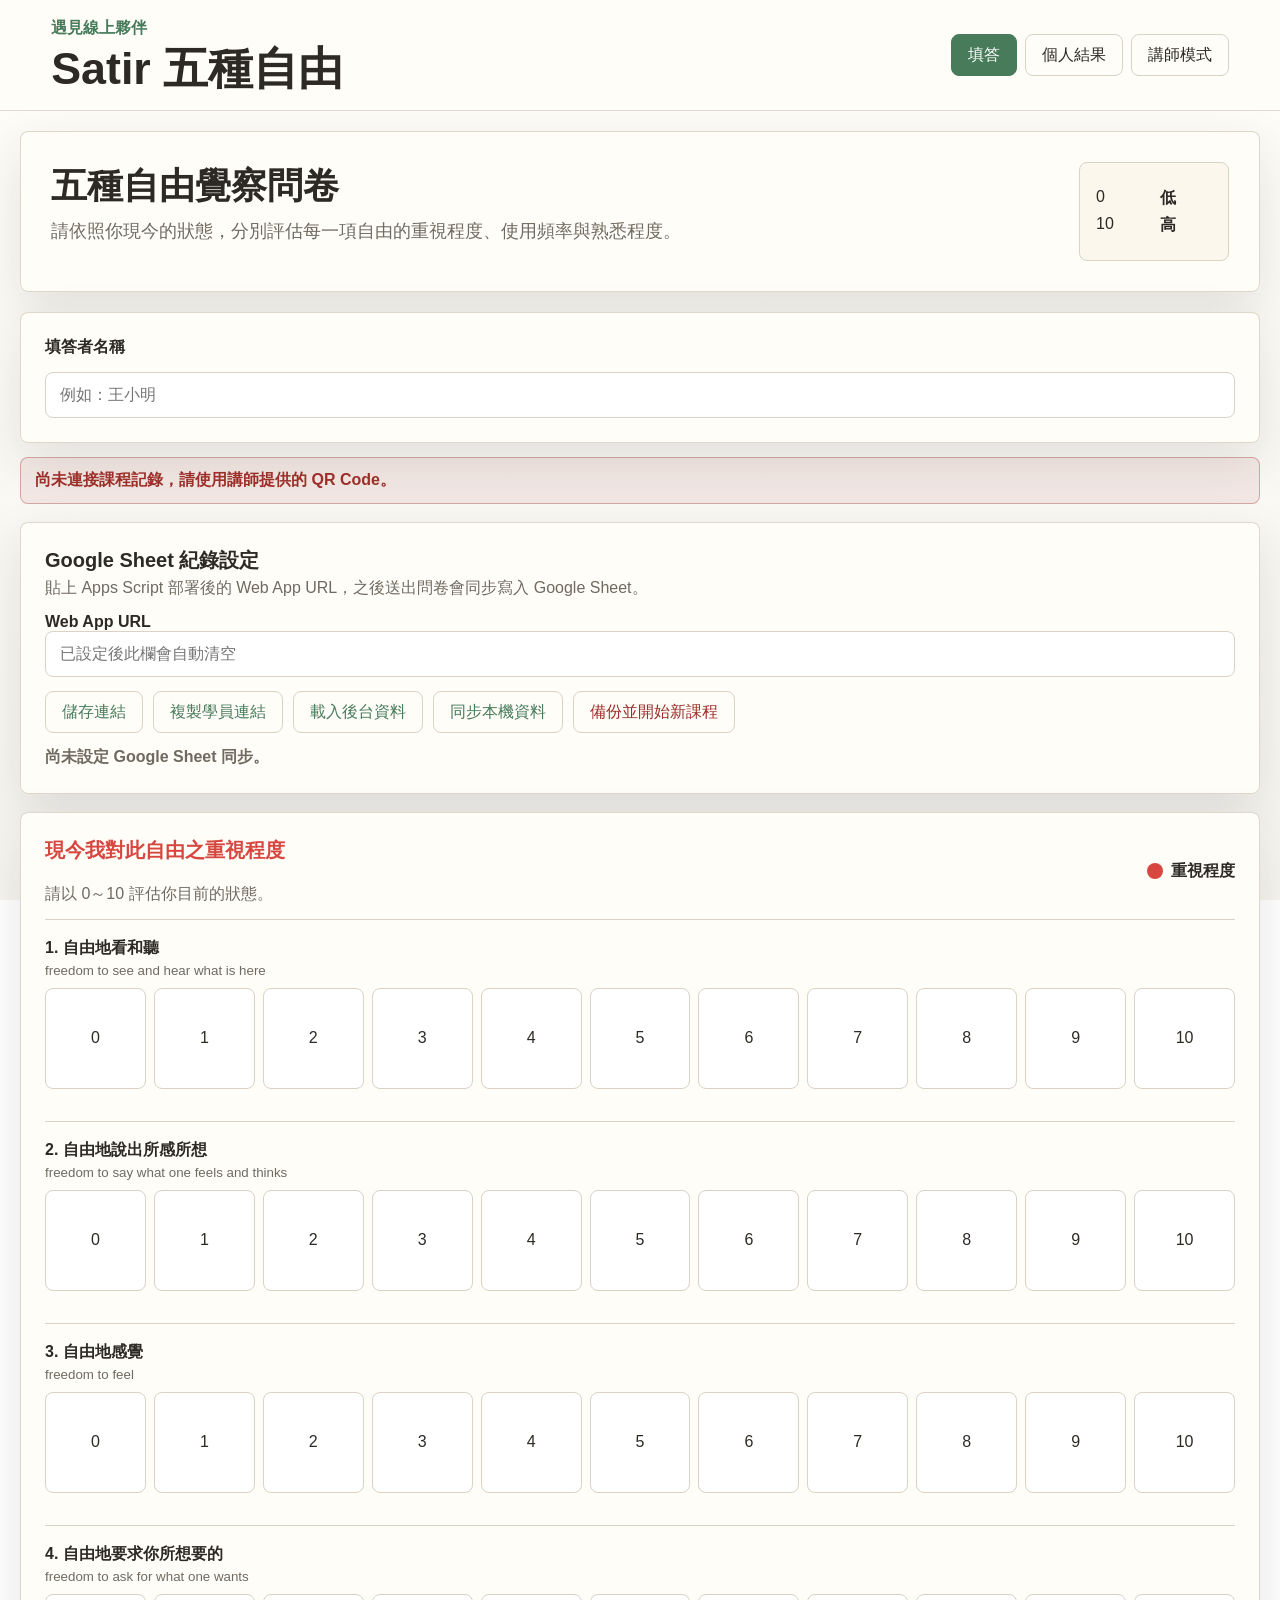
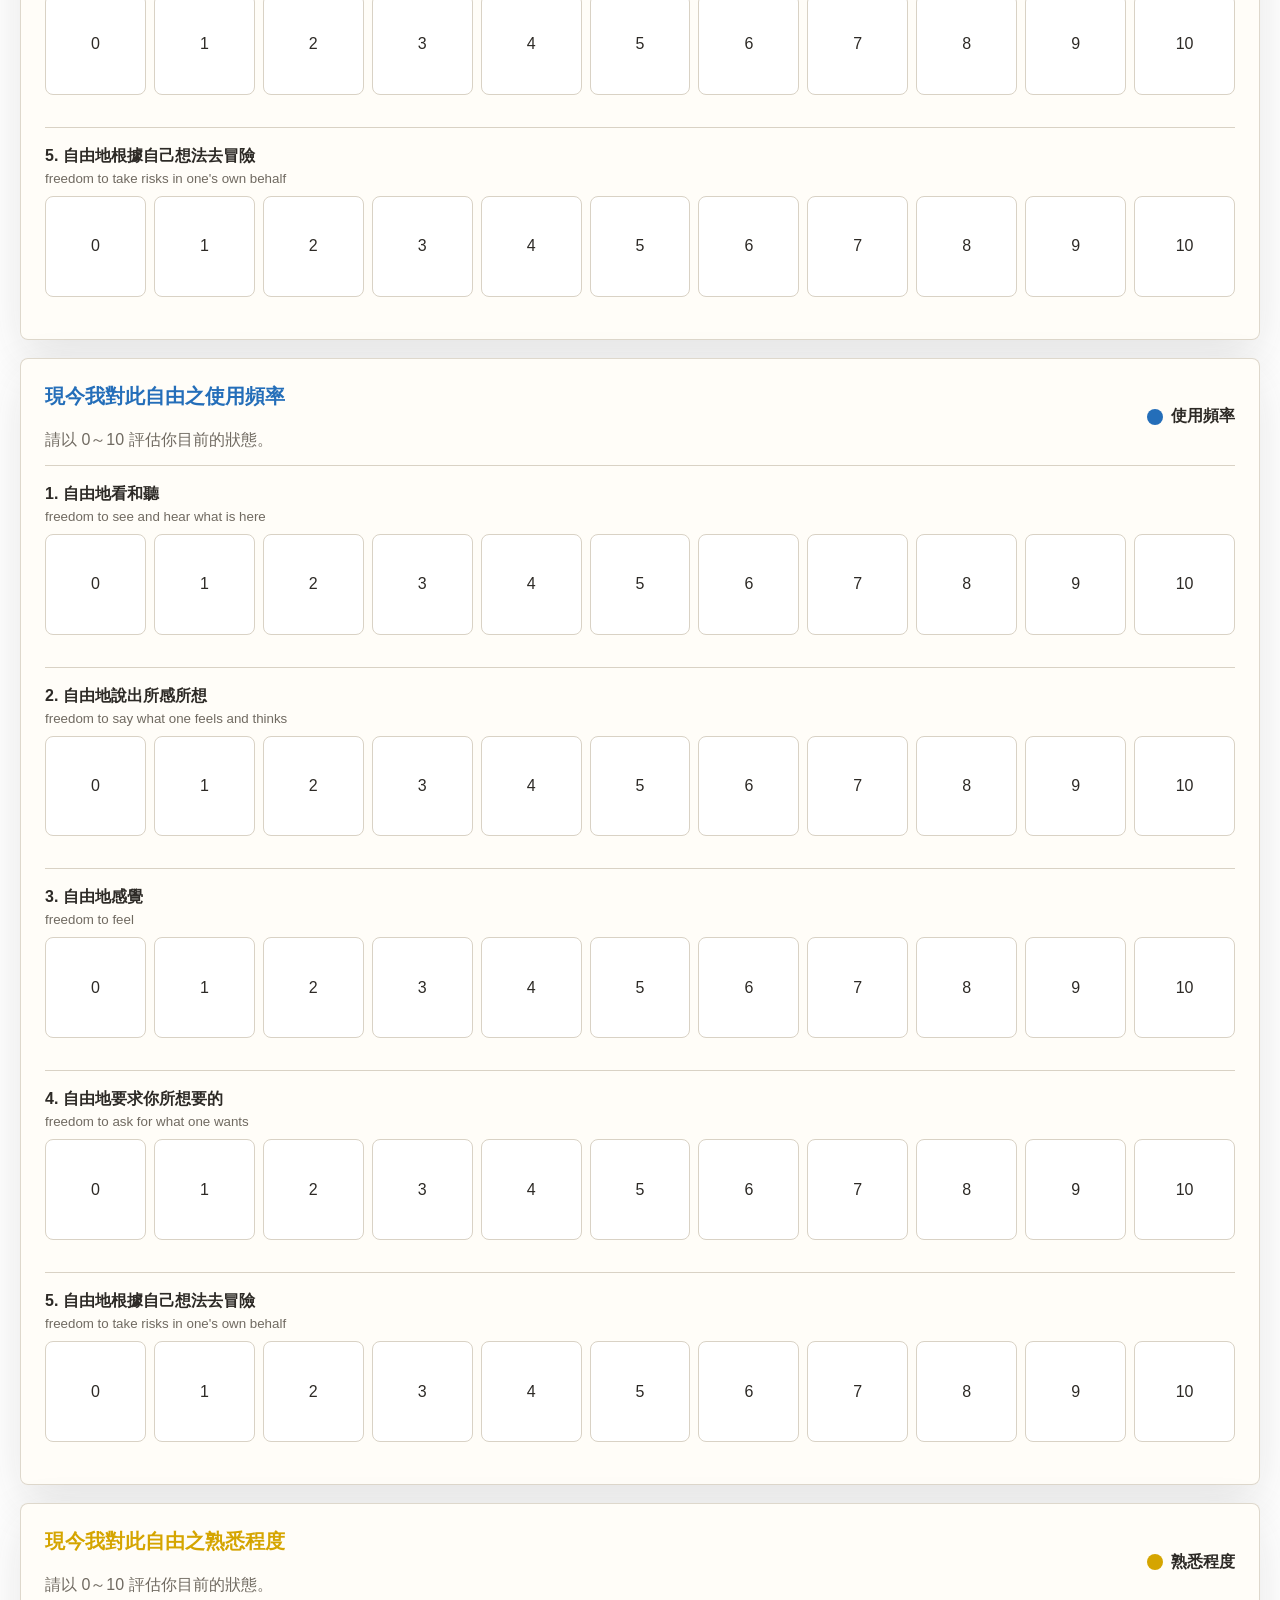
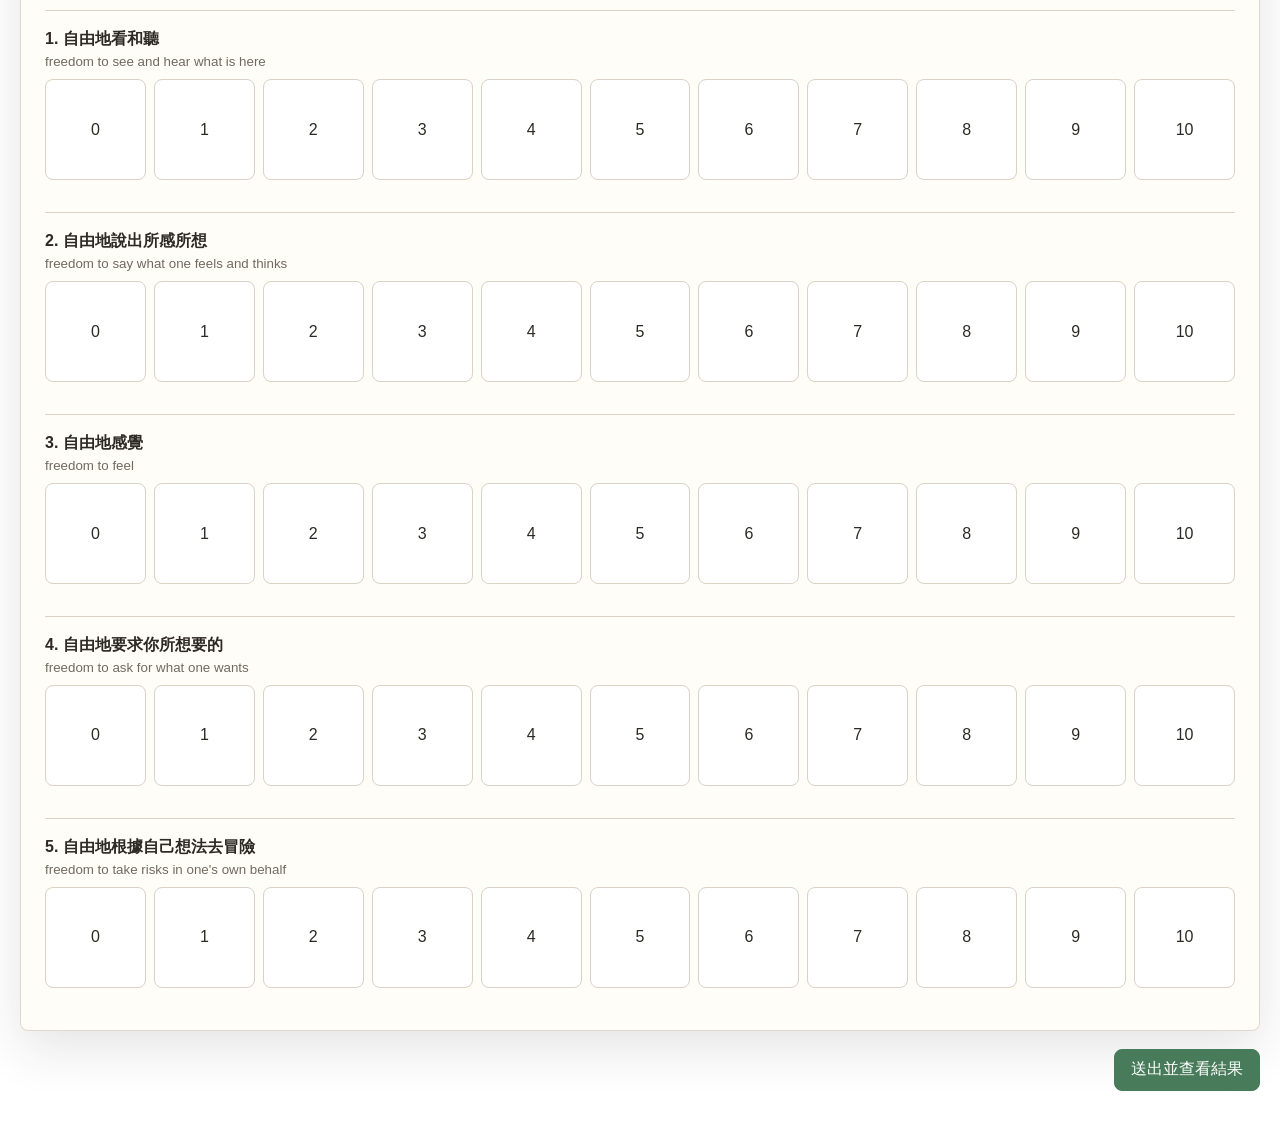
<file: index.html>
<!doctype html>
<html lang="zh-Hant">
<head>
  <meta charset="utf-8">
  <meta name="viewport" content="width=device-width, initial-scale=1">
  <title>Satir 五種自由</title>
  <link rel="stylesheet" href="styles.css">
</head>
<body>
  <header class="topbar">
    <div>
      <p class="audience">遇見線上夥伴</p>
      <h1>Satir 五種自由</h1>
    </div>
    <nav class="tabs" aria-label="結果檢視">
      <button class="tab active" data-view="form">填答</button>
      <button class="tab" data-view="personal">個人結果</button>
      <button class="tab instructor-only" data-view="average">團體平均</button>
      <button class="tab instructor-only" data-view="all">全部個人</button>
      <button class="tab" id="instructorModeButton" type="button">講師模式</button>
    </nav>
  </header>

  <main>
    <section id="formView" class="view active">
      <div class="intro">
        <div>
          <h2>五種自由覺察問卷</h2>
          <p>請依照你現今的狀態，分別評估每一項自由的重視程度、使用頻率與熟悉程度。</p>
        </div>
        <div class="scale-note">
          <span>0</span>
          <strong>低</strong>
          <span>10</span>
          <strong>高</strong>
        </div>
      </div>

      <form id="surveyForm" class="survey">
        <label class="name-field">
          <span>填答者名稱</span>
          <input id="respondentName" type="text" placeholder="例如：王小明" autocomplete="name" required>
        </label>
        <p id="studentSyncStatus" class="student-sync-status">正在檢查課程記錄連線...</p>

        <section class="sync-card instructor-only">
          <div>
            <h3>Google Sheet 紀錄設定</h3>
            <p>貼上 Apps Script 部署後的 Web App URL，之後送出問卷會同步寫入 Google Sheet。</p>
          </div>
          <label>
            <span>Web App URL</span>
            <input id="gasEndpoint" type="url" placeholder="已設定後此欄會自動清空">
          </label>
          <div class="sync-actions">
            <button type="button" id="saveEndpointButton" class="secondary">儲存連結</button>
            <button type="button" id="copyStudentLinkButton" class="secondary">複製學員連結</button>
            <button type="button" id="loadSheetButton" class="secondary">載入後台資料</button>
            <button type="button" id="syncAllButton" class="secondary">同步本機資料</button>
            <button type="button" id="archiveCourseButton" class="danger">備份並開始新課程</button>
          </div>
          <p id="syncStatus" class="sync-status">尚未設定 Google Sheet 同步。</p>
        </section>

        <div id="questionGroups" class="question-groups"></div>

        <div class="form-actions">
          <button type="button" id="demoButton" class="secondary instructor-only">加入示範資料</button>
          <button type="submit" class="primary">送出並查看結果</button>
        </div>
      </form>
    </section>

    <section id="personalView" class="view">
      <div class="section-head">
        <div>
          <p class="eyebrow">個人結果</p>
          <h2>三種狀態的雷達圖</h2>
        </div>
        <select id="personSelect" aria-label="選擇填答者"></select>
      </div>
      <div class="result-layout">
        <article class="chart-panel large">
          <canvas id="personalChart" width="560" height="560"></canvas>
        </article>
        <article class="score-panel">
          <h3>分數明細</h3>
          <div id="personalScores"></div>
        </article>
      </div>
    </section>

    <section id="averageView" class="view">
      <div class="section-head">
        <div>
          <p class="eyebrow">團體平均</p>
          <h2>所有填答者的平均樣貌</h2>
        </div>
        <p id="averageCount" class="count-text"></p>
      </div>
      <div class="result-layout">
        <article class="chart-panel large">
          <canvas id="averageChart" width="560" height="560"></canvas>
        </article>
        <article class="score-panel">
          <h3>平均分數</h3>
          <div id="averageScores"></div>
        </article>
      </div>
    </section>

    <section id="allView" class="view">
      <div class="section-head">
        <div>
          <p class="eyebrow">全部個人</p>
          <h2>每位夥伴一列，三種狀態分開呈現</h2>
        </div>
        <button id="clearButton" class="danger">清除本機資料</button>
      </div>
      <div id="allPeople" class="people-grid"></div>
    </section>
  </main>

  <script src="app.js"></script>
</body>
</html>
</file>
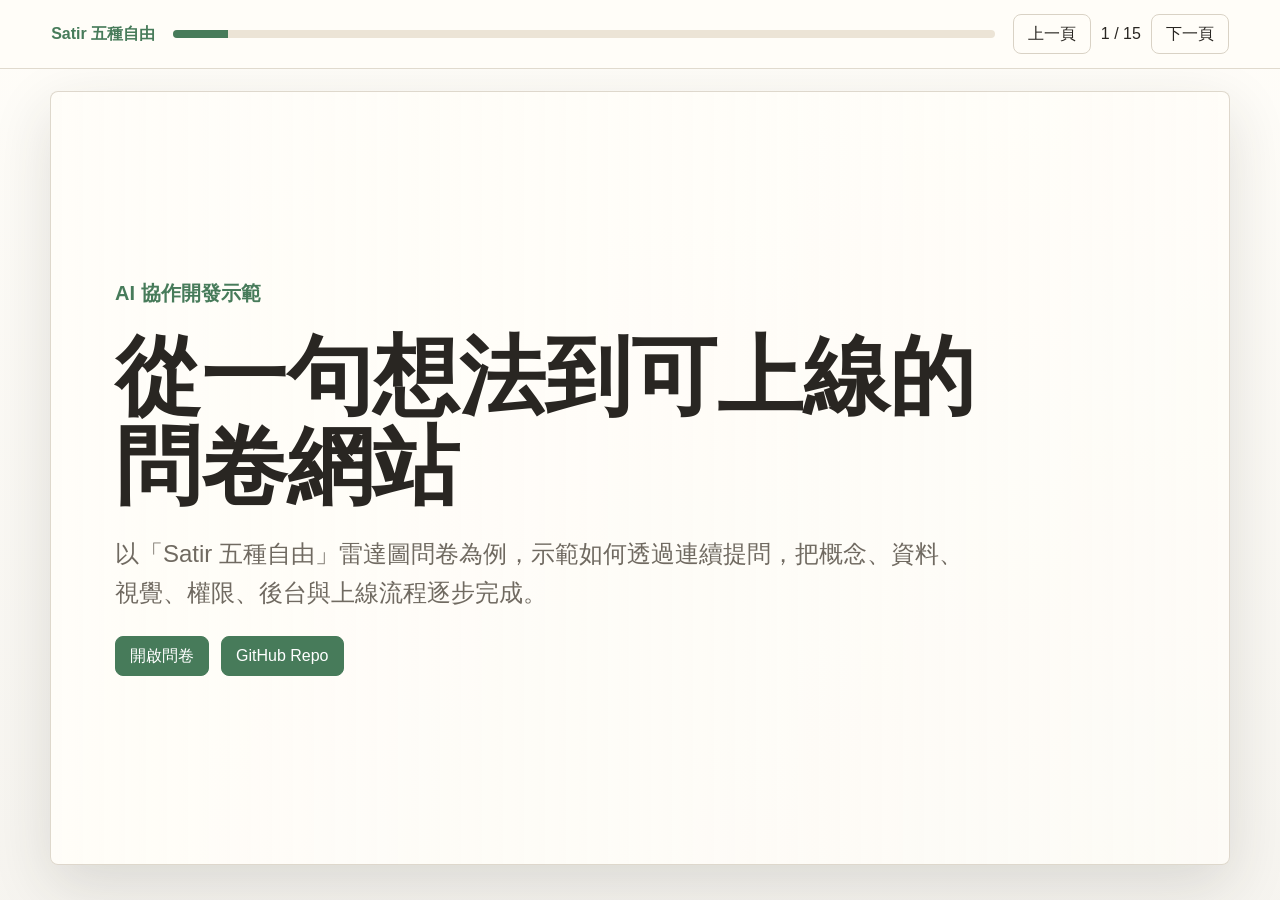
<file: presentation.html>
<!doctype html>
<html lang="zh-Hant">
<head>
  <meta charset="utf-8">
  <meta name="viewport" content="width=device-width, initial-scale=1">
  <title>Satir 五種自由專案開發示範</title>
  <link rel="stylesheet" href="presentation.css">
</head>
<body>
  <header class="deck-bar">
    <a class="brand" href="index.html">Satir 五種自由</a>
    <div class="deck-progress" aria-hidden="true">
      <span id="progressFill"></span>
    </div>
    <nav class="deck-actions" aria-label="簡報控制">
      <button id="prevSlide" type="button">上一頁</button>
      <span id="slideCount">1 / 15</span>
      <button id="nextSlide" type="button">下一頁</button>
    </nav>
  </header>

  <main class="deck" id="deck">
    <section class="slide title-slide active">
      <div class="slide-inner">
        <p class="kicker">AI 協作開發示範</p>
        <h1>從一句想法到可上線的問卷網站</h1>
        <p class="lead">以「Satir 五種自由」雷達圖問卷為例，示範如何透過連續提問，把概念、資料、視覺、權限、後台與上線流程逐步完成。</p>
        <div class="hero-links">
          <a href="index.html">開啟問卷</a>
          <a href="https://github.com/ntccar01/satir-five-freedoms-survey">GitHub Repo</a>
        </div>
      </div>
    </section>

    <section class="slide">
      <div class="slide-inner">
        <p class="kicker">成果概覽</p>
        <h2>最後完成了什麼？</h2>
        <div class="feature-grid">
          <article><strong>學生填答</strong><span>0 到 10 量表，三種狀態分段填答。</span></article>
          <article><strong>個人雷達圖</strong><span>紅、藍、黃三條線呈現重視、使用、熟悉。</span></article>
          <article><strong>講師模式</strong><span>團體平均、全部個人與後台設定只給講師使用。</span></article>
          <article><strong>Google Sheet</strong><span>學生掃 QR Code 後，資料自動寫入講師後台。</span></article>
          <article><strong>課程重置</strong><span>舊資料備份成新工作表，再清空主表開始新班級。</span></article>
          <article><strong>GitHub Pages</strong><span>公開網址可直接開啟，不需安裝。</span></article>
        </div>
      </div>
    </section>

    <section class="slide">
      <div class="slide-inner">
        <p class="kicker">開發路線</p>
        <h2>一個專案可以這樣問出來</h2>
        <ol class="timeline">
          <li><b>先描述想法</b><span>像問卷網站，答案轉成雷達圖。</span></li>
          <li><b>調整量表</b><span>從 1-10 改成 0-10。</span></li>
          <li><b>釐清資料結構</b><span>同五題、三次回答、三種意義。</span></li>
          <li><b>補視覺規則</b><span>重視紅、使用藍、熟悉黃。</span></li>
          <li><b>做第一版</b><span>看畫面後逐步修正文字、尺寸、排版。</span></li>
          <li><b>接後台與上線</b><span>GAS、Google Sheet、GitHub Pages、QR Code。</span></li>
        </ol>
      </div>
    </section>

    <section class="slide">
      <div class="slide-inner">
        <p class="kicker">你的提問示範</p>
        <h2>需求不是一次說完，而是逐步變清楚</h2>
        <div class="quote-list">
          <blockquote>我想設計一個類似問卷的網站，題目歸類為五大項，回答後轉成雷達圖。</blockquote>
          <blockquote>先將每一題由 1~10 調整成由 0~10。</blockquote>
          <blockquote>如果同時有 20 人回應，雷達可以同時顯示這 20 人的回應嗎？</blockquote>
          <blockquote>我的題組共 5 題，題目都一樣，第一次看重視程度，第二次看應用程度，第三次看熟悉程度。</blockquote>
        </div>
      </div>
    </section>

    <section class="slide">
      <div class="slide-inner">
        <p class="kicker">題目與資料</p>
        <h2>把文字題目轉成可運算資料</h2>
        <table class="content-table">
          <thead><tr><th>軸向</th><th>中文題目</th><th>英文提示</th></tr></thead>
          <tbody>
            <tr><td>1</td><td>自由地看和聽</td><td>see and hear what is here</td></tr>
            <tr><td>2</td><td>自由地說出所感所想</td><td>say what one feels and thinks</td></tr>
            <tr><td>3</td><td>自由地感覺</td><td>feel</td></tr>
            <tr><td>4</td><td>自由地要求你所想要的</td><td>ask for what one wants</td></tr>
            <tr><td>5</td><td>自由地根據自己想法去冒險</td><td>take risks in one's own behalf</td></tr>
          </tbody>
        </table>
      </div>
    </section>

    <section class="slide">
      <div class="slide-inner">
        <p class="kicker">視覺決策</p>
        <h2>讓圖表規則先固定，使用者才看得懂</h2>
        <div class="color-row">
          <div class="color-card red"><b>重視程度</b><span>紅色</span></div>
          <div class="color-card blue"><b>使用頻率</b><span>藍色</span></div>
          <div class="color-card yellow"><b>熟悉程度</b><span>黃色</span></div>
        </div>
        <ul class="clean-list">
          <li>完全重疊時，後兩條線改成虛線，避免其中一條被蓋住。</li>
          <li>個人頁保留三線總覽；全部個人頁採姓名 + 2x2 小雷達圖。</li>
          <li>14 吋筆電螢幕優先，調整圖卡尺寸與文字距離。</li>
        </ul>
      </div>
    </section>

    <section class="slide">
      <div class="slide-inner">
        <p class="kicker">迭代修正</p>
        <h2>看畫面後，請 AI 修「具體問題」</h2>
        <div class="two-column">
          <div>
            <h3>你指出的問題</h3>
            <ul class="clean-list">
              <li>文字不見或重疊。</li>
              <li>表格欄位擠在一起。</li>
              <li>雷達圖太小或文字離圖太近。</li>
              <li>全部個人一排太寬，改成 2x2。</li>
            </ul>
          </div>
          <div>
            <h3>好的提問方式</h3>
            <p class="prompt-card">「如圖片所示，某些文字重疊，請讓圖稍微大一點，但仍保持在區塊內，並把文字與圖的距離拉開。」</p>
          </div>
        </div>
      </div>
    </section>

    <section class="slide">
      <div class="slide-inner">
        <p class="kicker">資料後台</p>
        <h2>Google Sheet 不是只寫入，還要能讀回</h2>
        <div class="flow">
          <span>學生掃 QR</span>
          <span>自動帶入 GAS URL</span>
          <span>填答送出</span>
          <span>寫入 Google Sheet</span>
          <span>講師載入後台資料</span>
        </div>
        <p class="note">這一步後來修正過：一開始只有寫入 Sheet，講師前台仍看不到後台資料；後來加上 GAS 的讀取入口，講師模式才會把 Sheet 資料載回來。</p>
      </div>
    </section>

    <section class="slide">
      <div class="slide-inner">
        <p class="kicker">權限設計</p>
        <h2>學生入口與講師入口分開</h2>
        <div class="two-column">
          <article class="role-card">
            <h3>學員端</h3>
            <p>只看填答與個人結果。學員連結會保留 `student=1`，並自動隱藏講師模式與後台設定。</p>
          </article>
          <article class="role-card">
            <h3>講師端</h3>
            <p>用一般網址或 `?admin=1` 進入。輸入講師密碼後，可以看團體平均、全部個人與後台工具。</p>
          </article>
        </div>
        <p class="note">提醒同事：GitHub Pages 是靜態網站，這是課堂使用的前端保護；若要嚴格資安，需要後端登入。</p>
      </div>
    </section>

    <section class="slide">
      <div class="slide-inner">
        <p class="kicker">上線流程</p>
        <h2>從本機到公開網址</h2>
        <ol class="timeline compact">
          <li><b>建立檔案</b><span>HTML、CSS、JavaScript、GAS 程式碼。</span></li>
          <li><b>Git 版本記錄</b><span>初始化、提交、推送。</span></li>
          <li><b>GitHub Repository</b><span>建立 `satir-five-freedoms-survey`。</span></li>
          <li><b>GitHub Pages</b><span>啟用 main branch 根目錄。</span></li>
          <li><b>Google Drive 備份</b><span>複製到 `GPTcodex資料夾/Satir`。</span></li>
        </ol>
      </div>
    </section>

    <section class="slide">
      <div class="slide-inner">
        <p class="kicker">同事可照問</p>
        <h2>提示模板 1：把想法變成第一版</h2>
        <pre class="prompt-block">我想做一個簡單網站，功能是：
1. 使用者可以填答問卷
2. 每題使用 0 到 10 分
3. 結果要用雷達圖呈現
4. 請先幫我整理架構，再做第一版原型

我的題目是：
（貼上題目）

請用可以直接打開的網頁方式製作。</pre>
      </div>
    </section>

    <section class="slide">
      <div class="slide-inner">
        <p class="kicker">同事可照問</p>
        <h2>提示模板 2：根據截圖修畫面</h2>
        <pre class="prompt-block">如圖片所示，畫面有幾個問題：
1. 文字有重疊
2. 右側表格太窄
3. 圖表需要稍微放大

請你直接調整程式，並保持原本功能不變。
調整後請確認手機和筆電畫面都能閱讀。</pre>
      </div>
    </section>

    <section class="slide">
      <div class="slide-inner">
        <p class="kicker">同事可照問</p>
        <h2>提示模板 3：接 Google Sheet</h2>
        <pre class="prompt-block">我想把這個網頁的填答結果寫入 Google Sheet。
請幫我：
1. 設計 Google Apps Script 程式碼
2. 告訴我如何部署 Web App
3. 修改網頁，讓填答後自動寫入 Sheet
4. 讓講師端可以讀回 Sheet 資料並呈現圖表</pre>
      </div>
    </section>

    <section class="slide">
      <div class="slide-inner">
        <p class="kicker">協作心法</p>
        <h2>提問越像「教練回饋」，AI 越能完成專案</h2>
        <div class="feature-grid">
          <article><strong>先說目的</strong><span>這是給誰用？在什麼場景用？</span></article>
          <article><strong>再給資料</strong><span>題目、欄位、分類、顏色、角色。</span></article>
          <article><strong>看圖回饋</strong><span>指出哪裡太擠、看不到、順序不對。</span></article>
          <article><strong>逐步加功能</strong><span>先原型，再資料，再權限，再上線。</span></article>
          <article><strong>要求驗證</strong><span>請 AI 檢查語法、推上 GitHub、確認 Pages 狀態。</span></article>
          <article><strong>保留版本</strong><span>GitHub 與 Google Drive 各保留一份。</span></article>
        </div>
      </div>
    </section>

    <section class="slide title-slide">
      <div class="slide-inner">
        <p class="kicker">現場示範流程</p>
        <h2>建議你這樣展示給同事</h2>
        <ol class="timeline compact">
          <li><b>先開問卷</b><span>展示學生填答與個人雷達圖。</span></li>
          <li><b>切講師模式</b><span>展示團體平均與全部個人。</span></li>
          <li><b>打開 Google Sheet</b><span>證明資料真的進後台。</span></li>
          <li><b>回到簡報</b><span>說明每個功能是如何透過提問慢慢完成。</span></li>
          <li><b>給同事模板</b><span>讓他們帶自己的題目試做。</span></li>
        </ol>
        <div class="hero-links">
          <a href="https://ntccar01.github.io/satir-five-freedoms-survey/">問卷網站</a>
          <a href="presentation.html">本簡報</a>
        </div>
      </div>
    </section>
  </main>

  <script src="presentation.js"></script>
</body>
</html>
</file>
<file: styles.css>
:root {
  --bg: #f6f4ef;
  --paper: #fffdf8;
  --ink: #2d2a26;
  --muted: #706a61;
  --line: #d9d2c5;
  --red: #d7473f;
  --blue: #246eb9;
  --yellow: #d5a500;
  --green: #477b5a;
  --shadow: 0 18px 50px rgba(45, 42, 38, 0.12);
}

* {
  box-sizing: border-box;
}

body {
  margin: 0;
  min-height: 100vh;
  color: var(--ink);
  background:
    linear-gradient(180deg, rgba(255, 253, 248, 0.86), rgba(246, 244, 239, 0.96)),
    url("https://images.unsplash.com/photo-1497366754035-f200968a6e72?auto=format&fit=crop&w=1800&q=80");
  background-size: cover;
  background-attachment: fixed;
  font-family: "Microsoft JhengHei", "Noto Sans TC", Arial, sans-serif;
}

.topbar {
  display: flex;
  align-items: center;
  justify-content: space-between;
  gap: 24px;
  padding: 18px clamp(18px, 4vw, 56px);
  border-bottom: 1px solid rgba(217, 210, 197, 0.82);
  background: rgba(255, 253, 248, 0.9);
  backdrop-filter: blur(16px);
  position: sticky;
  top: 0;
  z-index: 20;
}

.audience,
.eyebrow {
  margin: 0 0 6px;
  color: var(--green);
  font-weight: 700;
  letter-spacing: 0;
}

h1,
h2,
h3,
p {
  margin-top: 0;
}

h1 {
  margin-bottom: 0;
  font-size: clamp(30px, 3.5vw, 46px);
  line-height: 1.05;
}

h2 {
  margin-bottom: 8px;
  font-size: clamp(24px, 3vw, 36px);
}

h3 {
  font-size: 20px;
}

.tabs {
  display: flex;
  flex-wrap: wrap;
  gap: 8px;
  justify-content: flex-end;
}

button,
select,
input {
  font: inherit;
}

.tab,
.primary,
.secondary,
.danger {
  border: 1px solid var(--line);
  border-radius: 8px;
  min-height: 42px;
  padding: 0 16px;
  color: var(--ink);
  background: var(--paper);
  cursor: pointer;
}

.tab.active,
.primary {
  border-color: var(--green);
  color: #fff;
  background: var(--green);
}

.instructor-only {
  display: none;
}

body.instructor-mode .instructor-only {
  display: initial;
}

body.instructor-mode .sync-card.instructor-only {
  display: grid;
}

body:not(.instructor-mode) #personSelect {
  display: none;
}

body.student-mode #instructorModeButton {
  display: none;
}

body.student-mode .sync-card {
  display: none;
}

.secondary {
  color: var(--green);
}

.danger {
  color: #9d2f2a;
}

main {
  width: min(1240px, calc(100% - 24px));
  margin: 20px auto 56px;
}

.view {
  display: none;
}

.view.active {
  display: block;
}

.intro,
.section-head,
.result-layout,
.person-row {
  background: rgba(255, 253, 248, 0.94);
  box-shadow: var(--shadow);
}

.intro {
  display: flex;
  justify-content: space-between;
  gap: 24px;
  padding: 30px;
  border: 1px solid rgba(217, 210, 197, 0.85);
  border-radius: 8px;
}

.intro p {
  color: var(--muted);
  font-size: 18px;
}

.scale-note {
  display: grid;
  grid-template-columns: auto auto;
  align-content: center;
  gap: 6px 10px;
  min-width: 150px;
  padding: 16px;
  border: 1px solid var(--line);
  border-radius: 8px;
  background: #fbf7ec;
}

.survey,
.question-groups {
  display: grid;
  gap: 18px;
}

.survey {
  margin-top: 20px;
}

.name-field,
.sync-card,
.group-card {
  display: grid;
  gap: 14px;
  padding: 24px;
  border: 1px solid rgba(217, 210, 197, 0.85);
  border-radius: 8px;
  background: rgba(255, 253, 248, 0.96);
  box-shadow: var(--shadow);
}

.name-field span,
.sync-card label span,
.question-title,
.scale-label {
  font-weight: 700;
}

.name-field input,
.sync-card input,
select {
  width: 100%;
  border: 1px solid var(--line);
  border-radius: 8px;
  min-height: 46px;
  padding: 0 14px;
  background: #fff;
}

.sync-card {
  grid-template-columns: 1fr;
}

.sync-card h3 {
  margin-bottom: 4px;
}

.sync-card p {
  margin-bottom: 0;
  color: var(--muted);
}

.sync-actions {
  display: flex;
  flex-wrap: wrap;
  gap: 10px;
}

.sync-status {
  min-height: 22px;
  font-weight: 700;
}

.sync-status.ok {
  color: var(--green);
}

.sync-status.warn {
  color: #9d2f2a;
}

.student-sync-status {
  margin: -4px 0 0;
  padding: 12px 14px;
  border: 1px solid var(--line);
  border-radius: 8px;
  color: var(--muted);
  background: #fbf7ec;
  font-weight: 700;
}

.student-sync-status.ok {
  border-color: rgba(71, 123, 90, 0.35);
  color: var(--green);
  background: rgba(71, 123, 90, 0.08);
}

.student-sync-status.warn {
  border-color: rgba(157, 47, 42, 0.35);
  color: #9d2f2a;
  background: rgba(157, 47, 42, 0.08);
}

.group-head {
  display: flex;
  align-items: center;
  justify-content: space-between;
  gap: 16px;
}

.group-head h3 {
  color: var(--accent);
}

.group-head p {
  margin-bottom: 0;
  color: var(--muted);
}

.legend-pill {
  display: inline-flex;
  align-items: center;
  gap: 8px;
  white-space: nowrap;
  font-weight: 700;
}

.legend-pill::before {
  content: "";
  width: 16px;
  height: 16px;
  border-radius: 999px;
  background: var(--legend);
}

.question {
  display: grid;
  gap: 10px;
  padding: 18px 0;
  border-top: 1px solid var(--line);
}

.question-title small {
  display: block;
  margin-top: 4px;
  color: var(--muted);
  font-weight: 400;
}

.rating {
  display: grid;
  grid-template-columns: repeat(11, minmax(38px, 1fr));
  gap: 8px;
}

.rating input {
  position: absolute;
  opacity: 0;
  pointer-events: none;
}

.rating label {
  display: grid;
  place-items: center;
  aspect-ratio: 1;
  border: 1px solid var(--line);
  border-radius: 8px;
  background: #fff;
  cursor: pointer;
  transition: transform 120ms ease, border-color 120ms ease, background 120ms ease;
}

.rating label:hover {
  transform: translateY(-1px);
  border-color: var(--accent);
}

.rating input:checked + label {
  border-color: var(--accent);
  color: #fff;
  background: var(--accent);
}

.form-actions {
  display: flex;
  justify-content: flex-end;
  gap: 10px;
}

.section-head {
  display: flex;
  align-items: end;
  justify-content: space-between;
  gap: 20px;
  padding: 18px 22px;
  border: 1px solid rgba(217, 210, 197, 0.85);
  border-radius: 8px;
  margin-bottom: 20px;
}

.section-head select {
  max-width: 260px;
}

.count-text {
  color: var(--muted);
  font-weight: 700;
}

.result-layout {
  display: grid;
  grid-template-columns: minmax(420px, 0.92fr) minmax(560px, 1.08fr);
  gap: 20px;
  padding: 24px;
  border: 1px solid rgba(217, 210, 197, 0.85);
  border-radius: 8px;
}

.chart-panel,
.score-panel,
.mini-chart {
  border: 1px solid var(--line);
  border-radius: 8px;
  background: #fff;
}

.chart-panel {
  display: grid;
  place-items: center;
  min-height: 500px;
  padding: 14px;
}

canvas {
  display: block;
  width: 100%;
  max-width: 540px;
  height: auto;
}

.score-panel {
  padding: 20px;
  overflow: visible;
}

.score-panel > div {
  overflow-x: visible;
}

.score-table {
  width: 100%;
  min-width: 0;
  border-collapse: collapse;
  table-layout: fixed;
}

.score-table th,
.score-table td {
  padding: 10px 8px;
  border-bottom: 1px solid var(--line);
  text-align: right;
}

.score-table th:first-child,
.score-table td:first-child {
  text-align: left;
  width: 43%;
}

.score-table th:not(:first-child),
.score-table td:not(:first-child) {
  width: 19%;
}

.score-heading {
  color: var(--heading-color);
  white-space: nowrap;
  font-size: 17px;
  letter-spacing: 0;
}

.people-grid {
  display: grid;
  gap: 10px;
}

.person-row {
  display: grid;
  grid-template-columns: 170px repeat(2, minmax(230px, 1fr));
  grid-template-rows: repeat(2, auto);
  gap: 10px;
  align-items: stretch;
  padding: 12px;
  border: 1px solid rgba(217, 210, 197, 0.85);
  border-radius: 8px;
  overflow-x: auto;
}

.person-name {
  display: grid;
  align-content: center;
  grid-row: 1 / span 2;
  min-width: 140px;
  font-weight: 800;
  font-size: 21px;
}

.mini-chart {
  display: grid;
  gap: 4px;
  min-width: 0;
  padding: 9px;
  align-self: stretch;
}

.mini-chart h3 {
  display: flex;
  align-items: center;
  gap: 8px;
  margin-bottom: 0;
  font-size: 15px;
}

.mini-chart h3::before {
  content: "";
  width: 12px;
  height: 12px;
  border-radius: 999px;
  background: var(--mini-color);
}

.mini-chart canvas {
  width: 100%;
  max-width: 245px;
  justify-self: center;
}

.empty {
  padding: 34px;
  border: 1px dashed var(--line);
  border-radius: 8px;
  color: var(--muted);
  background: rgba(255, 253, 248, 0.9);
  text-align: center;
}

@media (max-width: 920px) {
  .topbar,
  .intro,
  .section-head,
  .result-layout {
    display: grid;
  }

  .result-layout {
    grid-template-columns: 1fr;
  }

  .person-row {
    grid-template-columns: 160px repeat(2, minmax(240px, 1fr));
  }
}

@media (max-height: 820px) and (min-width: 1000px) {
  .topbar {
    padding-top: 12px;
    padding-bottom: 12px;
  }

  .audience,
  .eyebrow {
    margin-bottom: 3px;
  }

  h1 {
    font-size: 42px;
  }

  h2 {
    font-size: 30px;
  }

  main {
    margin-top: 14px;
  }

  .section-head {
    margin-bottom: 12px;
    padding: 14px 20px;
  }

  .person-row {
    grid-template-columns: 150px repeat(2, minmax(220px, 1fr));
    gap: 8px;
    padding: 10px;
  }

  .person-name {
    font-size: 20px;
  }

  .mini-chart {
    padding: 8px;
  }

  .mini-chart canvas {
    max-width: 232px;
  }
}

@media (max-width: 680px) {
  main {
    width: min(100% - 20px, 1240px);
    margin-top: 18px;
  }

  .topbar {
    position: static;
    padding: 22px 16px;
  }

  .tabs {
    justify-content: start;
  }

  .rating {
    grid-template-columns: repeat(6, minmax(38px, 1fr));
  }

  .form-actions {
    display: grid;
  }

  .chart-panel {
    min-height: auto;
  }

  .person-row {
    grid-template-columns: 1fr;
    grid-template-rows: auto;
  }

  .person-name {
    grid-row: auto;
  }
}
</file>
<file: presentation.css>
:root {
  --paper: #fffdf8;
  --ink: #292622;
  --muted: #706a61;
  --line: #d9d2c5;
  --green: #477b5a;
  --red: #d7473f;
  --blue: #246eb9;
  --yellow: #d5a500;
  --shadow: 0 20px 60px rgba(45, 42, 38, 0.14);
}

* {
  box-sizing: border-box;
}

body {
  margin: 0;
  min-height: 100vh;
  color: var(--ink);
  background:
    linear-gradient(180deg, rgba(255, 253, 248, 0.9), rgba(246, 244, 239, 0.96)),
    url("https://images.unsplash.com/photo-1497366754035-f200968a6e72?auto=format&fit=crop&w=1800&q=80");
  background-size: cover;
  font-family: "Microsoft JhengHei", "Noto Sans TC", Arial, sans-serif;
}

.deck-bar {
  display: grid;
  grid-template-columns: auto 1fr auto;
  align-items: center;
  gap: 18px;
  padding: 14px clamp(18px, 4vw, 54px);
  border-bottom: 1px solid rgba(217, 210, 197, 0.82);
  background: rgba(255, 253, 248, 0.92);
  backdrop-filter: blur(14px);
  position: sticky;
  top: 0;
  z-index: 10;
}

.brand {
  color: var(--green);
  font-weight: 800;
  text-decoration: none;
}

.deck-progress {
  height: 8px;
  border-radius: 999px;
  background: #ece4d6;
  overflow: hidden;
}

.deck-progress span {
  display: block;
  width: 7%;
  height: 100%;
  background: var(--green);
  transition: width 180ms ease;
}

.deck-actions {
  display: flex;
  align-items: center;
  gap: 10px;
  white-space: nowrap;
}

button,
.hero-links a {
  min-height: 40px;
  padding: 0 14px;
  border: 1px solid var(--line);
  border-radius: 8px;
  color: var(--ink);
  background: var(--paper);
  font: inherit;
  cursor: pointer;
}

.hero-links a {
  display: inline-flex;
  align-items: center;
  color: #fff;
  background: var(--green);
  border-color: var(--green);
  text-decoration: none;
}

.deck {
  width: min(1180px, calc(100% - 28px));
  margin: 22px auto 48px;
}

.slide {
  display: none;
  min-height: calc(100vh - 126px);
  border: 1px solid rgba(217, 210, 197, 0.86);
  border-radius: 8px;
  background: rgba(255, 253, 248, 0.95);
  box-shadow: var(--shadow);
}

.slide.active {
  display: grid;
}

.slide-inner {
  display: grid;
  align-content: center;
  gap: 24px;
  padding: clamp(34px, 5vw, 72px);
}

.title-slide {
  background:
    linear-gradient(90deg, rgba(255, 253, 248, 0.94), rgba(255, 253, 248, 0.72)),
    url("https://images.unsplash.com/photo-1500530855697-b586d89ba3ee?auto=format&fit=crop&w=1800&q=80");
  background-size: cover;
  background-position: center;
}

.kicker {
  margin: 0;
  color: var(--green);
  font-size: 20px;
  font-weight: 800;
}

h1,
h2,
h3,
p {
  margin: 0;
}

h1 {
  max-width: 900px;
  font-size: clamp(48px, 7vw, 86px);
  line-height: 1.05;
}

h2 {
  font-size: clamp(36px, 5vw, 58px);
  line-height: 1.12;
}

h3 {
  font-size: 24px;
}

.lead {
  max-width: 860px;
  color: var(--muted);
  font-size: 24px;
  line-height: 1.6;
}

.hero-links,
.color-row,
.deck-actions {
  display: flex;
}

.hero-links {
  gap: 12px;
  flex-wrap: wrap;
}

.feature-grid {
  display: grid;
  grid-template-columns: repeat(3, 1fr);
  gap: 14px;
}

.feature-grid article,
.role-card,
.color-card,
.prompt-card {
  border: 1px solid var(--line);
  border-radius: 8px;
  background: #fff;
}

.feature-grid article {
  display: grid;
  gap: 8px;
  min-height: 132px;
  padding: 20px;
}

.feature-grid strong {
  font-size: 24px;
}

.feature-grid span,
.clean-list,
.timeline span,
.note,
.role-card p {
  color: var(--muted);
  font-size: 20px;
  line-height: 1.55;
}

.timeline {
  display: grid;
  gap: 14px;
  margin: 0;
  padding: 0;
  list-style: none;
}

.timeline li {
  display: grid;
  grid-template-columns: 230px 1fr;
  gap: 18px;
  align-items: center;
  padding: 16px 20px;
  border: 1px solid var(--line);
  border-radius: 8px;
  background: #fff;
}

.timeline b {
  color: var(--green);
  font-size: 22px;
}

.timeline.compact li {
  grid-template-columns: 190px 1fr;
  padding: 13px 18px;
}

.quote-list {
  display: grid;
  gap: 14px;
}

blockquote {
  margin: 0;
  padding: 20px 24px;
  border-left: 6px solid var(--green);
  border-radius: 8px;
  color: var(--ink);
  background: #fff;
  font-size: 24px;
  line-height: 1.45;
}

.content-table {
  width: 100%;
  border-collapse: collapse;
  overflow: hidden;
  border: 1px solid var(--line);
  border-radius: 8px;
  background: #fff;
}

.content-table th,
.content-table td {
  padding: 16px 18px;
  border-bottom: 1px solid var(--line);
  text-align: left;
  font-size: 19px;
}

.content-table th {
  color: var(--green);
  font-size: 21px;
}

.color-row {
  gap: 16px;
}

.color-card {
  flex: 1;
  padding: 24px;
  color: #fff;
}

.color-card b {
  display: block;
  margin-bottom: 8px;
  font-size: 28px;
}

.color-card span {
  font-size: 20px;
}

.red {
  background: var(--red);
}

.blue {
  background: var(--blue);
}

.yellow {
  background: var(--yellow);
}

.clean-list {
  display: grid;
  gap: 10px;
  margin: 0;
  padding-left: 1.2em;
}

.two-column {
  display: grid;
  grid-template-columns: 1fr 1fr;
  gap: 20px;
}

.prompt-card {
  margin-top: 14px;
  padding: 20px;
  color: var(--muted);
  font-size: 22px;
  line-height: 1.55;
}

.flow {
  display: grid;
  grid-template-columns: repeat(5, 1fr);
  gap: 10px;
}

.flow span {
  display: grid;
  place-items: center;
  min-height: 110px;
  padding: 14px;
  border-radius: 8px;
  color: #fff;
  background: var(--green);
  font-size: 20px;
  font-weight: 800;
  text-align: center;
}

.note {
  padding: 16px 20px;
  border: 1px solid rgba(71, 123, 90, 0.3);
  border-radius: 8px;
  background: rgba(71, 123, 90, 0.08);
}

.role-card {
  display: grid;
  gap: 12px;
  padding: 24px;
}

.prompt-block {
  margin: 0;
  padding: 24px;
  border: 1px solid var(--line);
  border-radius: 8px;
  color: var(--ink);
  background: #fff;
  font-size: 24px;
  line-height: 1.55;
  white-space: pre-wrap;
  font-family: "Microsoft JhengHei", "Noto Sans TC", Arial, sans-serif;
}

@media (max-width: 880px) {
  .deck-bar,
  .two-column,
  .feature-grid,
  .flow {
    grid-template-columns: 1fr;
  }

  .deck-actions {
    justify-content: space-between;
  }

  .timeline li,
  .timeline.compact li {
    grid-template-columns: 1fr;
  }

  .color-row {
    display: grid;
  }
}

@media print {
  .deck-bar {
    display: none;
  }

  .deck {
    width: 100%;
    margin: 0;
  }

  .slide {
    display: block;
    min-height: auto;
    page-break-after: always;
    box-shadow: none;
  }
}
</file>
